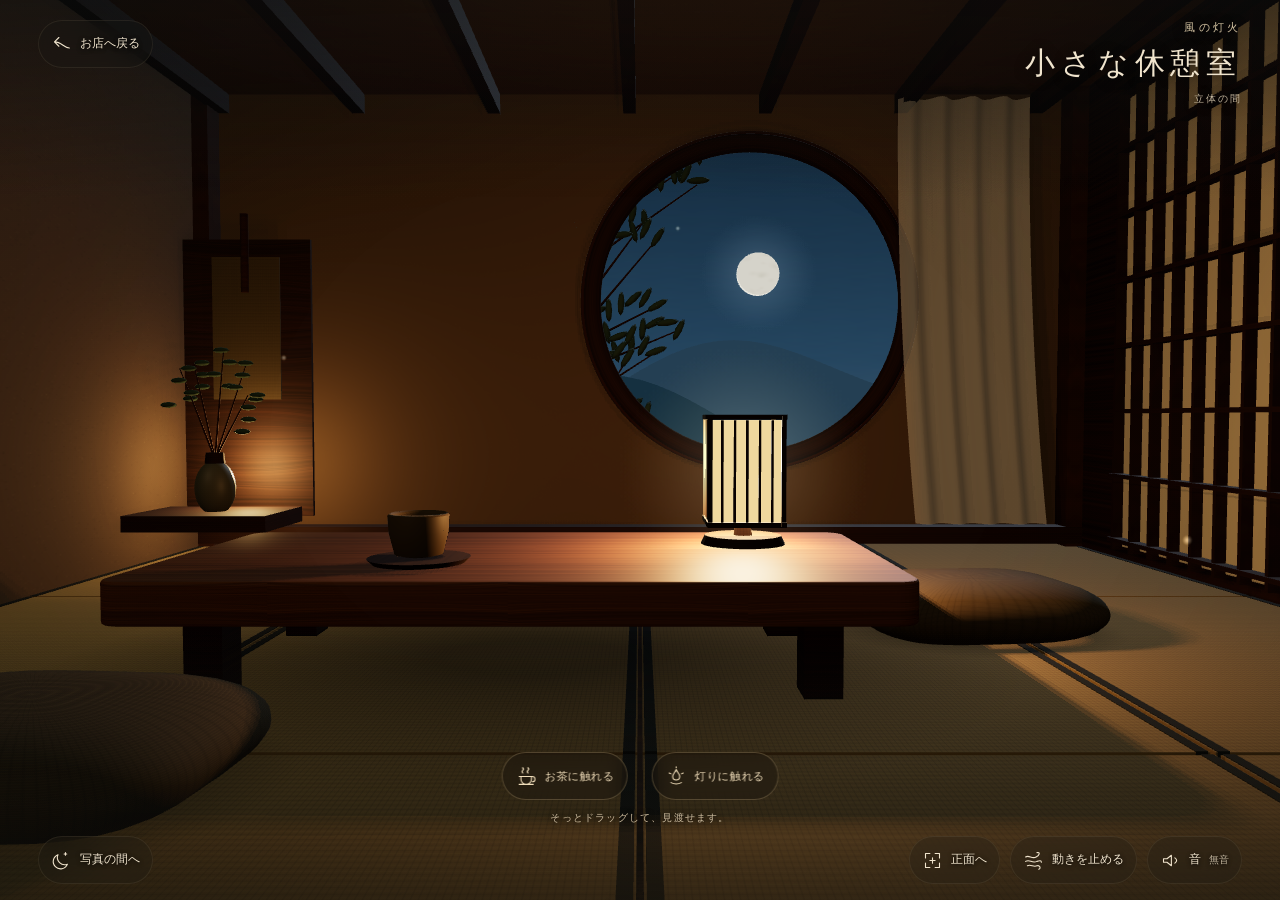
<file: rest-room-3d/index.html>
<!doctype html>
<html lang="ja">
<head>
  <meta charset="utf-8"><meta name="viewport" content="width=device-width, initial-scale=1, viewport-fit=cover">
  <title>小さな休憩室 — 立体の間 | 風の灯火</title>
  <meta name="robots" content="noindex,nofollow">
  <meta name="description" content="畳に腰を下ろして、月と灯りを眺める。風の灯火の、もうひとつの小さな休憩室。">
  <link rel="icon" href="../favicon.svg" type="image/svg+xml">
  <link rel="stylesheet" href="./space.css?v=space-1">
  <script type="module" src="./space.js?v=space-1"></script>
</head>
<body data-ready="false" data-motion="off">
  <div class="scene-stage">
    <img class="scene-fallback" src="../images/rest-room.webp" width="1280" height="719" alt="月の見える丸窓、低い木のテーブルと温かな灯りのある和室">
    <canvas id="space" tabindex="0" aria-label="座った目線で部屋を見渡す。ドラッグ、または矢印キーで視線を動かせます。"></canvas>
    <div class="scene-vignette" aria-hidden="true"></div>
  </div>
  <header class="space-header">
    <a class="quiet-button" href="../"><svg class="icon" viewBox="0 0 24 24" aria-hidden="true"><use href="../icons.svg#back"></use></svg><span>お店へ戻る</span></a>
    <div class="space-title"><p>風の灯火</p><h1>小さな休憩室</h1><span>立体の間</span></div>
  </header>
  <main>
    <h2 class="sr-only">月と灯りのそばで、ひと休み</h2>
    <p class="first-whisper">畳に腰を下ろして、ひと息。</p>
    <div class="object-actions" aria-label="部屋のものに触れる">
      <button id="tea-action" class="object-button" type="button" disabled><svg class="icon" viewBox="0 0 24 24" aria-hidden="true"><path d="M4 12h14v3a6 6 0 0 1-12 0v-3m12 0h1a3 3 0 0 1 0 6M4 21h16M8 8c-3-3 3-3 0-6m6 6c-3-3 3-3 0-6"/></svg><span>お茶に触れる</span></button>
      <button id="light-action" class="object-button" type="button" disabled><svg class="icon" viewBox="0 0 24 24" aria-hidden="true"><use href="../icons.svg#light"></use></svg><span>灯りに触れる</span></button>
    </div>
    <p class="view-hint">そっとドラッグして、見渡せます。</p>
    <p id="fallback-message" class="fallback-message" hidden>この端末では、写真の休憩室をお楽しみください。<a href="../rest-room/">写真の休憩室へ</a></p>
    <noscript><p class="fallback-message">静かな写真の景色をお楽しみください。<a href="../rest-room/">写真の休憩室へ</a></p></noscript>
  </main>
  <footer class="space-footer">
    <a href="../rest-room/" class="quiet-button photo-return"><svg class="icon" viewBox="0 0 24 24" aria-hidden="true"><use href="../icons.svg#moon"></use></svg><span>写真の間へ</span></a>
    <div class="space-settings">
      <button class="quiet-button" id="center-view" type="button" disabled><svg class="icon" viewBox="0 0 24 24" aria-hidden="true"><path d="M9 4H4v5m11-5h5v5M4 15v5h5m11-5v5h-5M9 12h6m-3-3v6"/></svg><span>正面へ</span></button>
      <button class="quiet-button" id="motion-control" type="button" aria-pressed="false" disabled><svg class="icon" viewBox="0 0 24 24" aria-hidden="true"><use href="../icons.svg#wind"></use></svg><span>動きを止める</span></button>
      <div class="sound-settings">
        <button id="sound-control" class="quiet-button" type="button" aria-expanded="false" aria-controls="sound-panel" disabled><svg class="icon" viewBox="0 0 24 24" aria-hidden="true"><path d="M4 10v4h4l5 4V6l-5 4H4m13-1q4 3 0 6"/></svg><span>音</span><small id="sound-state">無音</small></button>
        <section id="sound-panel" class="sound-panel" aria-labelledby="sound-title" hidden><h2 id="sound-title">夜の音</h2><div class="sound-choices" role="group" aria-label="環境音"><button data-sound="silent" aria-pressed="true" type="button">無音</button><button data-sound="wind" aria-pressed="false" type="button">夜風</button><button data-sound="rain" aria-pressed="false" type="button">雨</button></div><label for="volume">音量</label><input id="volume" type="range" min="0" max="60" value="20"><p>風と雨を模した、静かな合成音です。</p></section>
      </div>
    </div>
  </footer>
  <p id="space-status" class="sr-only" role="status" aria-live="polite"></p>
</body>
</html>
</file>
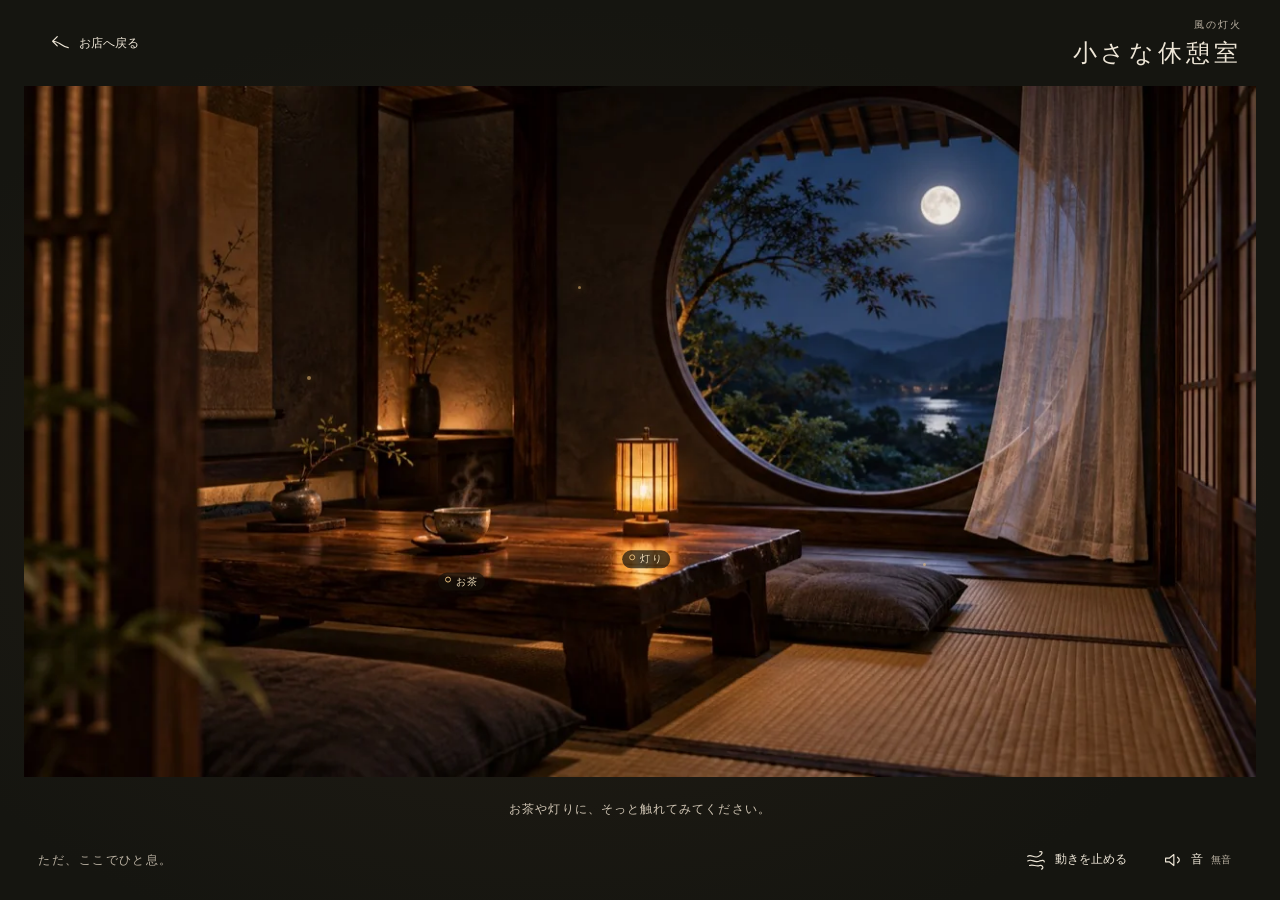
<file: rest-room/index.html>
<!doctype html>
<html lang="ja">
<head>
  <meta charset="utf-8"><meta name="viewport" content="width=device-width, initial-scale=1, viewport-fit=cover">
  <title>小さな休憩室 | 風の灯火</title>
  <meta name="description" content="夜風と温かな灯りの中で、少しだけひと休み。風の灯火の小さな体験作品。">
  <meta name="robots" content="noindex, nofollow">
  <link rel="icon" type="image/svg+xml" href="../favicon.svg">
  <link rel="stylesheet" href="./room.css?v=room-1">
  <script src="./room.js?v=room-1" defer></script>
</head>
<body data-motion="off" data-ready="false">
  <header class="room-header">
    <a class="edge-control" href="../"><svg class="icon" viewBox="0 0 24 24" aria-hidden="true"><use href="../icons.svg#back"></use></svg><span>お店へ戻る</span></a>
    <div class="room-name"><p>風の灯火</p><h1>小さな休憩室</h1></div>
  </header>
  <main class="room-stage" id="main">
    <div class="room-composition">
      <div class="room-scene" aria-label="夜の和室">
        <img id="room-image" src="../images/rest-room.webp" width="1280" height="719" fetchpriority="high" alt="手前の木のテーブルにお茶と温かな灯り。奥の丸窓から月と山並みが見える、静かな夜の和室。">
        <div class="room-effects" aria-hidden="true">
          <div class="window-air"><i></i></div>
          <i class="lantern-glow"></i>
          <svg class="tea-steam" viewBox="0 0 100 150"><path d="M36 145 C12 115 58 102 36 72 S51 38 42 12"/><path d="M58 148 C82 124 40 99 62 78 S47 43 66 22"/><path d="M47 150 C64 128 28 105 48 91 S65 59 49 42"/></svg>
          <i class="ember ember-one"></i><i class="ember ember-two"></i><i class="ember ember-three"></i>
        </div>
        <button class="hotspot tea-target" type="button" aria-label="お茶に触れて、湯気を眺める" disabled><span>お茶</span></button>
        <button class="hotspot light-target" type="button" aria-label="灯りに触れて、光をふくらませる" disabled><span>灯り</span></button>
      </div>
      <p class="room-hint">お茶や灯りに、そっと触れてみてください。</p>
      <p class="image-error" hidden>お部屋の画像を読み込めませんでした。<br>少し待ってから、もう一度お越しください。</p>
      <noscript><p class="fallback-note">静かな景色を、そのままお楽しみください。反応と音にはJavaScriptが必要です。</p></noscript>
    </div>
  </main>
  <footer class="room-footer">
    <p class="room-caption">ただ、ここでひと息。</p>
    <div class="room-controls">
      <button class="edge-control" id="motion-toggle" type="button" aria-pressed="false" disabled><svg class="icon" viewBox="0 0 24 24" aria-hidden="true"><use href="../icons.svg#wind"></use></svg><span>動きを止める</span></button>
      <div class="sound-settings">
        <button class="edge-control" id="sound-toggle" type="button" aria-expanded="false" aria-controls="sound-panel" disabled><svg class="icon" viewBox="0 0 24 24" aria-hidden="true"><path d="M5 10v4h4l5 4V6l-5 4H5ZM18 9q4 3 0 6"/></svg><span>音</span><span class="sound-state">無音</span></button>
        <section class="sound-panel" id="sound-panel" aria-labelledby="sound-title" hidden>
          <h2 id="sound-title">夜の音</h2>
          <div role="group" aria-label="環境音を選ぶ" class="sound-choices">
            <button type="button" data-sound="silent" aria-pressed="true">無音</button>
            <button type="button" data-sound="wind" aria-pressed="false">夜風</button>
            <button type="button" data-sound="rain" aria-pressed="false">雨</button>
          </div>
          <label for="volume">音量</label><input id="volume" type="range" min="0" max="60" value="20" aria-label="環境音の音量">
          <p>風・雨を模した合成音です。</p>
        </section>
      </div>
    </div>
  </footer>
  <p class="sr-only" id="room-status" role="status" aria-live="polite"></p>
</body>
</html>
</file>
<file: rest-room-3d/space.css>
@charset "UTF-8";
:root { color-scheme:dark; --text:#f0e4cd; --muted:#c1b49c; --amber:#e9c48a; font-family:"Yu Gothic","Hiragino Kaku Gothic ProN",Meiryo,sans-serif; }
* { box-sizing:border-box; }
body { margin:0; height:100vh; height:100svh; min-height:340px; overflow:hidden; background:#171711; color:var(--text); }
a { color:inherit; text-decoration:none; } button,input { font:inherit; } button { color:inherit; cursor:pointer; }
button,a { -webkit-tap-highlight-color:transparent; touch-action:manipulation; } button:disabled { visibility:hidden; }
button:focus-visible,a:focus-visible,input:focus-visible { outline:2px solid var(--amber); outline-offset:4px; }
.icon { width:21px; height:21px; fill:none; stroke:currentColor; stroke-width:1.25; stroke-linecap:round; stroke-linejoin:round; flex-shrink:0; }
p,h1,h2 { margin:0; } [hidden] { display:none!important; }
.scene-stage,.scene-fallback,#space,.scene-vignette { position:absolute; inset:0; width:100%; height:100%; }
.scene-fallback { object-fit:contain; opacity:.85; }
#space { display:block; opacity:0; transition:opacity 1.8s ease; touch-action:none; cursor:grab; }
#space:active { cursor:grabbing; } #space:focus-visible { outline:2px solid var(--amber); outline-offset:-7px; }
body[data-ready="true"] #space { opacity:1; }
.scene-vignette { pointer-events:none; background:linear-gradient(#0e100f80,transparent 22%,transparent 70%,#11110caa),radial-gradient(ellipse at 50% 48%,transparent 40%,#0e100e25); }
.space-header { position:absolute; z-index:2; top:0; left:0; right:0; padding:max(20px,env(safe-area-inset-top)) clamp(16px,3vw,45px) 0; display:flex; justify-content:space-between; align-items:flex-start; pointer-events:none; }
.space-header>* { pointer-events:auto; }
.space-title { text-align:right; text-shadow:0 2px 12px #000a; font-family:"Yu Mincho","Hiragino Mincho ProN",serif; }
.space-title p { font-size:11px; letter-spacing:.3em; margin-bottom:8px; color:#d3c2a1; }
.space-title h1 { font-size:clamp(21px,2.4vw,30px); font-weight:400; letter-spacing:.19em; }
.space-title>span { display:block; font-size:10px; letter-spacing:.2em; margin-top:8px; color:var(--muted); }
.quiet-button { min-width:44px; min-height:48px; padding:8px 12px; display:inline-flex; align-items:center; gap:8px; background:#1b1a1440; border:1px solid #e5cfa016; border-radius:24px; font-size:12px; line-height:1.6; backdrop-filter:blur(12px); transition:transform .45s cubic-bezier(.25,1.6,.45,1),background .3s; text-shadow:0 1px 4px #000; }
.quiet-button:hover { background:#39312599; } .quiet-button:active { transform:scale(.95); transition:transform .12s; }
.quiet-button small { font-size:10px; color:var(--muted); }
.first-whisper { position:absolute; left:0; right:0; top:21%; text-align:center; font-family:"Yu Mincho","Hiragino Mincho ProN",serif; font-size:15px; letter-spacing:.18em; pointer-events:none; text-shadow:0 2px 12px #000; opacity:0; transition:opacity 2s; }
body[data-ready="true"] .first-whisper { opacity:1; } body.settled .first-whisper { opacity:0; }
.object-actions { position:absolute; left:50%; bottom:100px; transform:translateX(-50%); display:flex; gap:24px; }
.object-button { display:flex; align-items:center; justify-content:center; gap:8px; min-width:125px; min-height:48px; padding:7px 13px; color:#f0ddba; background:#17140f65; border:1px solid #d4b78545; border-radius:24px; backdrop-filter:blur(8px); font-size:11px; letter-spacing:.05em; transition:transform .45s cubic-bezier(.25,1.6,.45,1),background .3s; }
.object-button:hover { background:#6b4b2b65; } .object-button:active { transform:scale(.95); }
.view-hint { position:absolute; bottom:75px; left:0; right:0; font-size:10px; letter-spacing:.12em; color:#cfbea1; text-align:center; text-shadow:0 1px 6px #000; pointer-events:none; }
.space-footer { position:absolute; z-index:3; left:0; right:0; bottom:0; display:flex; align-items:center; justify-content:space-between; gap:10px; padding:12px clamp(16px,3vw,45px) max(16px,env(safe-area-inset-bottom)); }
.space-settings { display:flex; gap:10px; align-items:center; }
.sound-settings { position:relative; }
.sound-panel { position:absolute; right:0; bottom:calc(100% + 16px); width:245px; padding:22px; border-radius:8px; border:1px solid #8c77524d; background:#211f19f5; box-shadow:0 12px 40px #0006; }
.sound-panel h2 { font:400 18px "Yu Mincho",serif; letter-spacing:.16em; margin-bottom:20px; }
.sound-choices { display:flex; gap:8px; margin-bottom:20px; }
.sound-choices button { color:inherit; background:transparent; border:1px solid #827254; border-radius:5px; min-width:60px; min-height:44px; font-size:12px; }
.sound-choices button[aria-pressed="true"] { background:#dec08d; color:#262119; }
.sound-panel label { display:block; font-size:12px; } .sound-panel input { accent-color:#dec08d; width:100%; min-height:32px; }
.sound-panel p { color:var(--muted); font-size:10px; line-height:1.8; margin-top:12px; }
.fallback-message { position:absolute; z-index:4; left:20px; right:20px; top:45%; font-size:14px; text-align:center; line-height:2; background:#17150ed9; padding:20px; }
.fallback-message a { display:block; text-decoration:underline; margin-top:12px; }
.sr-only { position:absolute; width:1px; height:1px; overflow:hidden; clip-path:inset(50%); white-space:nowrap; }
body[data-motion="off"] *,body[data-motion="off"] *::before { transition:none!important; }
body[data-motion="off"] button:active { transform:none; }
@media(max-width:600px) {
  .space-header { padding-top:max(15px,env(safe-area-inset-top)); } .space-title h1 { font-size:20px; }
  .space-title p { font-size:9px; } .space-title>span { font-size:9px; }
  .quiet-button { gap:6px; padding:7px 10px; font-size:10px; } .quiet-button .icon { width:17px; height:17px; }
  .space-footer { flex-wrap:wrap; padding-left:12px; padding-right:12px; gap:8px; }
  .space-settings { gap:5px; margin-left:auto; } .photo-return { position:absolute; bottom:80px; left:13px; font-size:10px; }
  .object-actions { width:100%; gap:12px; justify-content:center; bottom:140px; }
  .object-button { min-width:128px; font-size:11px; } .view-hint { bottom:118px; font-size:9px; }
  .first-whisper { font-size:13px; top:23%; }
}
@media(max-width:360px) { .space-settings .quiet-button { padding:7px 8px; gap:4px; } }
@media(prefers-reduced-motion:reduce) { *,*::before { transition:none!important; } button:active { transform:none!important; } }
</file>
<file: rest-room/room.css>
@charset "UTF-8";
:root{color-scheme:dark;--paper:#eee6d7;--muted:#bcb3a4;--amber:#e2bb7a;--edge:clamp(16px,3vw,48px);font-family:"Yu Gothic","Hiragino Kaku Gothic ProN",Meiryo,sans-serif}
*{box-sizing:border-box}body{margin:0;height:100vh;height:100svh;min-height:320px;display:grid;grid-template-rows:auto minmax(0,1fr) auto;background:#151510;color:var(--paper);background-image:radial-gradient(ellipse at 43% 55%,#37291b66,transparent 70%);font-size:14px}button,a{-webkit-tap-highlight-color:transparent;touch-action:manipulation}button{font:inherit;color:inherit;cursor:pointer}a{color:inherit;text-decoration:none}p,h1,h2{margin:0}button:disabled{cursor:default}button:focus-visible,a:focus-visible,input:focus-visible{outline:2px solid var(--amber);outline-offset:4px}.icon{width:22px;height:22px;fill:none;stroke:currentColor;stroke-width:1.3;stroke-linecap:round;stroke-linejoin:round;flex-shrink:0}
.room-header{display:flex;align-items:center;justify-content:space-between;padding:18px var(--edge) 10px;gap:16px;z-index:2}.room-name{text-align:right;font-family:"Yu Mincho","Hiragino Mincho ProN",serif}.room-name p{color:var(--muted);font-size:10px;letter-spacing:.2em;margin-bottom:5px}.room-name h1{font-size:clamp(18px,2vw,24px);font-weight:400;letter-spacing:.16em}.edge-control{display:inline-flex;align-items:center;justify-content:center;gap:8px;min-height:48px;min-width:48px;padding:8px 10px;background:transparent;border:1px solid transparent;border-radius:5px;font-size:12px;line-height:1.6;transition:transform .5s cubic-bezier(.3,1.8,.45,1),background .3s}.edge-control:hover{background:#dcb4750c}.edge-control:active{transform:scale(.95);transition:transform .12s}.edge-control:disabled{opacity:.5}
.room-stage{display:grid;place-items:center;min-height:0;overflow:hidden}.room-composition{width:min(100%,calc((100svh - 208px)*1280/719),1600px);text-align:center}.room-scene{position:relative;width:100%;aspect-ratio:1280/719;isolation:isolate}.room-scene>img{display:block;width:100%;height:100%;object-fit:contain}.room-effects{position:absolute;inset:0;pointer-events:none;overflow:hidden}.room-effects *{pointer-events:none}.room-hint{font-family:"Yu Mincho","Hiragino Mincho ProN",serif;font-size:12px;letter-spacing:.09em;line-height:2;margin:20px 12px 0;color:#d2c7b6;transition:opacity 2s}.hint-settled .room-hint{opacity:0}.room-hint:has(+.image-error:not([hidden])){display:none}.room-footer{padding:8px var(--edge) max(16px,env(safe-area-inset-bottom));display:flex;align-items:center;justify-content:space-between;gap:12px;z-index:3}.room-caption{color:var(--muted);font-family:"Yu Mincho","Hiragino Mincho ProN",serif;font-size:12px;letter-spacing:.12em}.room-controls{display:flex;gap:12px;align-items:center}.sound-settings{position:relative}.sound-state{font-size:10px;color:var(--muted)}
.hotspot{position:absolute;transform:translate(-50%,-50%);border:1px solid transparent;border-radius:50%;background:transparent;min-width:44px;min-height:44px;padding:0;z-index:2}.tea-target{left:35.5%;top:63.5%;width:8%;height:14%}.light-target{left:50.5%;top:56.8%;width:7%;height:21%}.hotspot span{position:absolute;top:100%;left:50%;transform:translateX(-50%);font-size:10px;letter-spacing:.12em;white-space:nowrap;color:#f3dfba;text-shadow:0 1px 4px #000;background:#18120bb3;padding:2px 7px;border-radius:10px}.hotspot span::before{content:"";display:inline-block;width:4px;height:4px;border:1px solid #e2bb7a;border-radius:50%;margin:0 5px 2px 0}.hotspot:hover,.hotspot:focus-visible{border-color:#e2bb7a88;background:#f4c68a08}.hotspot:disabled{display:none}
.tea-steam{position:absolute;left:31.5%;top:40%;width:9%;height:23.5%;overflow:visible;opacity:0;fill:none;stroke:#efdebe;stroke-width:1.6;stroke-linecap:round;filter:blur(1.2px)}.tea-steam path{opacity:.55}.lantern-glow{position:absolute;left:50.5%;top:56%;width:26%;height:46%;transform:translate(-50%,-50%);background:radial-gradient(ellipse,#ffcb731f 0%,#f5b85412 27%,transparent 68%);mix-blend-mode:screen;opacity:0}.window-air{position:absolute;left:53.5%;top:4%;width:31%;height:54%;border-radius:50%;overflow:hidden;transform:rotate(-12deg)}.window-air i{position:absolute;inset:20% 0 40%;background:linear-gradient(170deg,transparent 38%,#cadce012 48%,#cadce008 51%,transparent 63%);opacity:0;animation:night-air 25s linear infinite}.ember{position:absolute;width:4px;height:4px;border-radius:50%;background:#f5c67c;box-shadow:0 0 7px 2px #e9ac4245;opacity:.55;animation:drift 19s ease-in-out infinite alternate}.ember-one{left:23%;top:42%;animation-delay:-5s}.ember-two{left:73%;top:69%;width:3px;height:3px;animation-duration:26s;animation-delay:-11s}.ember-three{left:45%;top:29%;width:3px;height:3px;animation-duration:23s;animation-delay:-19s}
@keyframes drift{0%{transform:translate(-7px,9px);opacity:.28}55%{opacity:.55}100%{transform:translate(13px,-11px);opacity:.35}}@keyframes night-air{0%,65%,100%{opacity:0;transform:translateX(-35%)}73%{opacity:.65}84%{opacity:0;transform:translateX(40%)}}
body[data-motion="off"] .ember,body[data-motion="off"] .window-air i{animation:none}body[data-motion="off"] .window-air{display:none}body[data-paused="true"] .room-effects *{animation-play-state:paused!important}.image-error,.fallback-note{font-size:13px;color:var(--muted);line-height:2;margin:20px 16px}.room-scene.failed{display:none}.sound-panel{position:absolute;bottom:calc(100% + 16px);right:0;width:240px;padding:22px;background:#211f19f5;border:1px solid #625342;border-radius:6px;box-shadow:0 12px 40px #0006;text-align:left}.sound-panel h2{font-family:"Yu Mincho","Hiragino Mincho ProN",serif;font-weight:400;font-size:18px;letter-spacing:.12em;margin-bottom:18px}.sound-choices{display:flex;gap:7px;margin-bottom:20px}.sound-choices button{min-width:57px;min-height:44px;background:transparent;border:1px solid #6c604c;border-radius:4px;font-size:12px;transition:transform .5s cubic-bezier(.3,1.8,.45,1)}.sound-choices button:active{transform:scale(.95)}.sound-choices button[aria-pressed="true"]{background:#d7b884;color:#221d15;border-color:#d7b884}.sound-panel label{display:block;font-size:12px;margin-bottom:5px}.sound-panel input{width:100%;height:30px;accent-color:#d7b884}.sound-panel p{font-size:10px;color:var(--muted);margin-top:12px;line-height:1.8}.sr-only{position:absolute;width:1px;height:1px;padding:0;margin:-1px;clip-path:inset(50%);overflow:hidden;white-space:nowrap}[hidden]{display:none!important}
@media(max-width:600px){.room-header{padding-top:max(14px,env(safe-area-inset-top))}.room-name h1{font-size:18px}.room-footer{flex-wrap:wrap;gap:8px}.room-caption{width:100%;font-size:11px;padding-left:10px}.room-controls{margin-left:auto;gap:4px}.room-composition{width:100%}.room-hint{font-size:11px;margin-top:24px}.hotspot span{font-size:10px;padding:1px 5px}.room-name p{font-size:9px}.room-controls .edge-control{font-size:11px;padding:8px}.room-controls .icon{width:19px;height:19px}}
@media(max-height:520px) and (min-width:600px){.room-header{padding-top:4px;padding-bottom:0}.room-name p,.room-caption{display:none}.room-name h1{font-size:17px}.room-composition{width:min(100%,calc((100svh - 105px)*1280/719))}.room-hint{position:absolute;bottom:60px;left:0;right:0;margin:0;font-size:10px;pointer-events:none}.room-footer{padding-top:0;padding-bottom:5px;justify-content:flex-end}}
body[data-motion="off"] .edge-control,body[data-motion="off"] .sound-choices button,body[data-motion="off"] .room-hint{transition:none;transform:none}
@media(prefers-reduced-motion:reduce){*,*::before,*::after{animation:none!important;transition:none!important}.edge-control:active,.sound-choices button:active{transform:none}}
</file>
